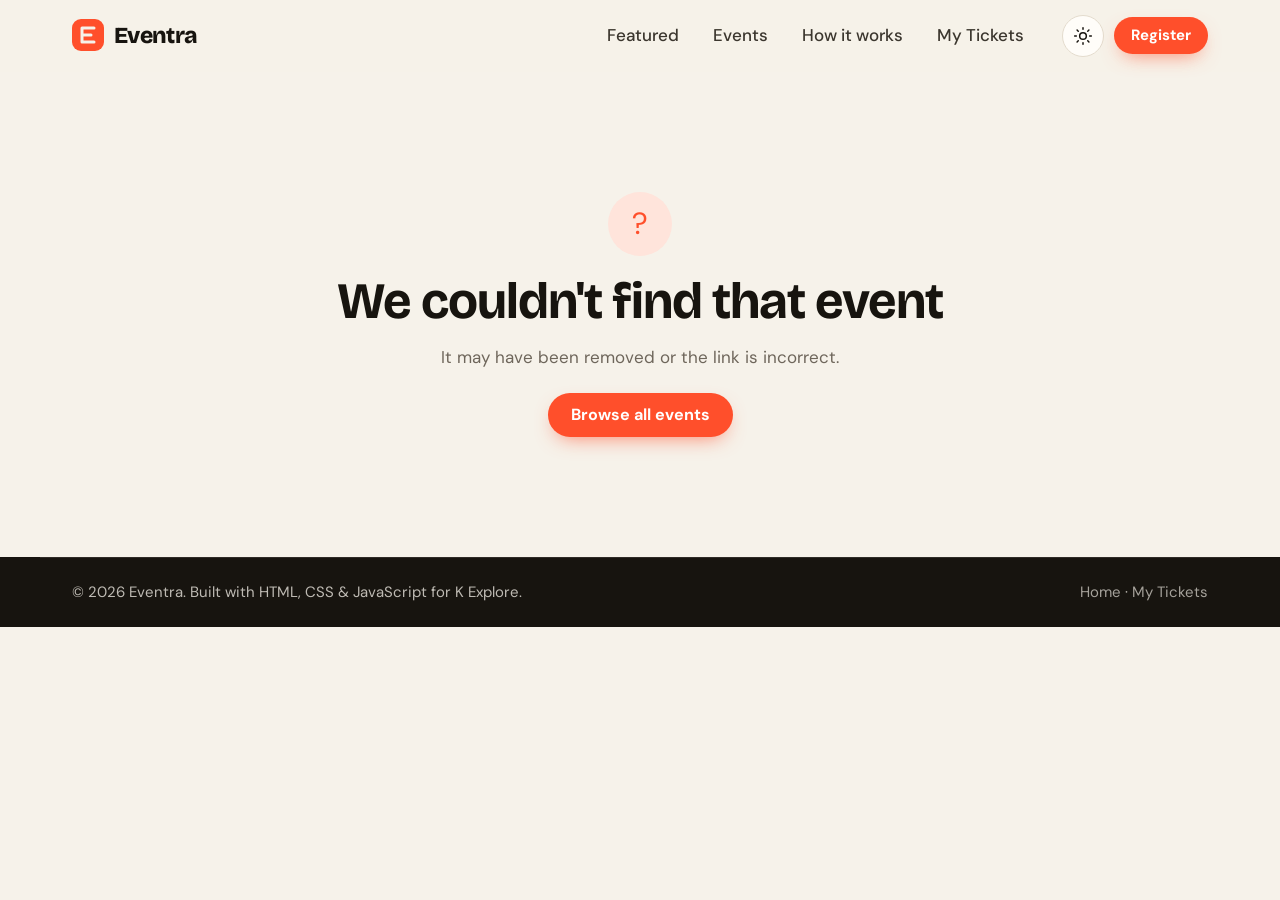
<file: event.html>
<!DOCTYPE html>
<html lang="en">
<head>
  <meta charset="UTF-8">
  <meta name="viewport" content="width=device-width, initial-scale=1.0">
  <title>Event Details — Eventra</title>
  <meta name="description" content="Event details and registration on Eventra.">
  <meta name="theme-color" content="#ff4f2b">
  <link rel="icon" href="assets/favicon.svg" type="image/svg+xml">
  <script>
    (function () {
      try {
        var t = localStorage.getItem("eventra-theme");
        if (!t) t = matchMedia("(prefers-color-scheme: dark)").matches ? "dark" : "light";
        document.documentElement.dataset.theme = t;
      } catch (e) { document.documentElement.dataset.theme = "light"; }
    })();
  </script>
  <link rel="preconnect" href="https://fonts.googleapis.com">
  <link rel="preconnect" href="https://fonts.gstatic.com" crossorigin>
  <link href="https://fonts.googleapis.com/css2?family=Bricolage+Grotesque:opsz,wght@12..96,500;12..96,700;12..96,800&family=DM+Sans:opsz,wght@9..40,400;9..40,500;9..40,700&display=swap" rel="stylesheet">
  <link rel="stylesheet" href="css/style.css">
</head>
<body>
  <a class="skip-link" href="#main">Skip to content</a>

  <header class="site-header">
    <div class="container header-inner">
      <a class="logo" href="index.html" aria-label="Eventra home">
        <svg class="logo-mark" viewBox="0 0 32 32" aria-hidden="true"><rect width="32" height="32" rx="9" fill="currentColor"/><path d="M10 9h12M10 16h9M10 23h12M10 9v14" stroke="var(--bg)" stroke-width="3" stroke-linecap="round"/></svg>
        <span>Eventra</span>
      </a>
      <nav class="site-nav" id="site-nav" aria-label="Main">
        <ul>
          <li><a href="index.html#featured">Featured</a></li>
          <li><a href="index.html#events">Events</a></li>
          <li><a href="index.html#how">How it works</a></li>
          <li><a href="tickets.html">My Tickets <span class="nav-badge" data-ticket-count hidden>0</span></a></li>
        </ul>
      </nav>
      <div class="header-actions">
        <button class="icon-btn theme-toggle" type="button" data-theme-toggle aria-pressed="false" aria-label="Switch to dark mode">
          <svg class="sun" viewBox="0 0 24 24" fill="none" stroke="currentColor" stroke-width="1.8" stroke-linecap="round" aria-hidden="true"><circle cx="12" cy="12" r="4"/><path d="M12 2v2M12 20v2M4.9 4.9l1.4 1.4M17.7 17.7l1.4 1.4M2 12h2M20 12h2M4.9 19.1l1.4-1.4M17.7 6.3l1.4-1.4"/></svg>
          <svg class="moon" viewBox="0 0 24 24" fill="none" stroke="currentColor" stroke-width="1.8" stroke-linecap="round" stroke-linejoin="round" aria-hidden="true"><path d="M20 14.5A8 8 0 0 1 9.5 4a8 8 0 1 0 10.5 10.5Z"/></svg>
        </button>
        <a class="btn btn-primary btn-sm header-cta" href="#register">Register</a>
        <button class="icon-btn nav-toggle" type="button" aria-controls="site-nav" aria-expanded="false" aria-label="Toggle menu">
          <span class="burger" aria-hidden="true"><span></span><span></span><span></span></span>
        </button>
      </div>
    </div>
  </header>

  <main id="main">
    <!-- Filled by js/event.js -->
    <div id="event-root">
      <div class="container loading-block" aria-busy="true">Loading event…</div>
    </div>

    <!-- Not-found state -->
    <section class="container not-found" id="not-found" hidden>
      <div class="empty-icon" aria-hidden="true">?</div>
      <h1>We couldn't find that event</h1>
      <p>It may have been removed or the link is incorrect.</p>
      <a class="btn btn-primary" href="index.html#events">Browse all events</a>
    </section>

    <!-- Related -->
    <section class="section" id="related-section" hidden aria-labelledby="related-title">
      <div class="container">
        <div class="section-head">
          <div>
            <p class="kicker">Keep exploring</p>
            <h2 class="section-title" id="related-title">You might also like</h2>
          </div>
          <a class="btn btn-ghost" href="index.html#events">All events →</a>
        </div>
        <div class="events-grid events-grid-3" id="related-grid"></div>
      </div>
    </section>
  </main>

  <!-- ============ SUCCESS MODAL ============ -->
  <div class="modal" id="success-modal" hidden>
    <div class="modal-backdrop" data-close></div>
    <div class="modal-dialog" role="dialog" aria-modal="true" aria-labelledby="modal-title" tabindex="-1">
      <div class="modal-check" aria-hidden="true">
        <svg viewBox="0 0 52 52"><circle cx="26" cy="26" r="24" fill="none"/><path fill="none" d="m15 27 7 7 15-16"/></svg>
      </div>
      <h2 id="modal-title">You're in!</h2>
      <p class="modal-sub" id="modal-sub"></p>
      <div class="ticket-mini" id="modal-ticket"></div>
      <div class="modal-actions">
        <a class="btn btn-primary" href="tickets.html">View my tickets</a>
        <button class="btn btn-ghost" type="button" data-close>Done</button>
      </div>
    </div>
  </div>

  <footer class="site-footer">
    <div class="container footer-bottom">
      <p>© <span data-year>2026</span> Eventra. Built with HTML, CSS &amp; JavaScript for K Explore.</p>
      <p><a href="index.html">Home</a> · <a href="tickets.html">My Tickets</a></p>
    </div>
  </footer>

  <script src="js/data.js"></script>
  <script src="js/app.js"></script>
  <script src="js/event.js"></script>
</body>
</html>
</file>
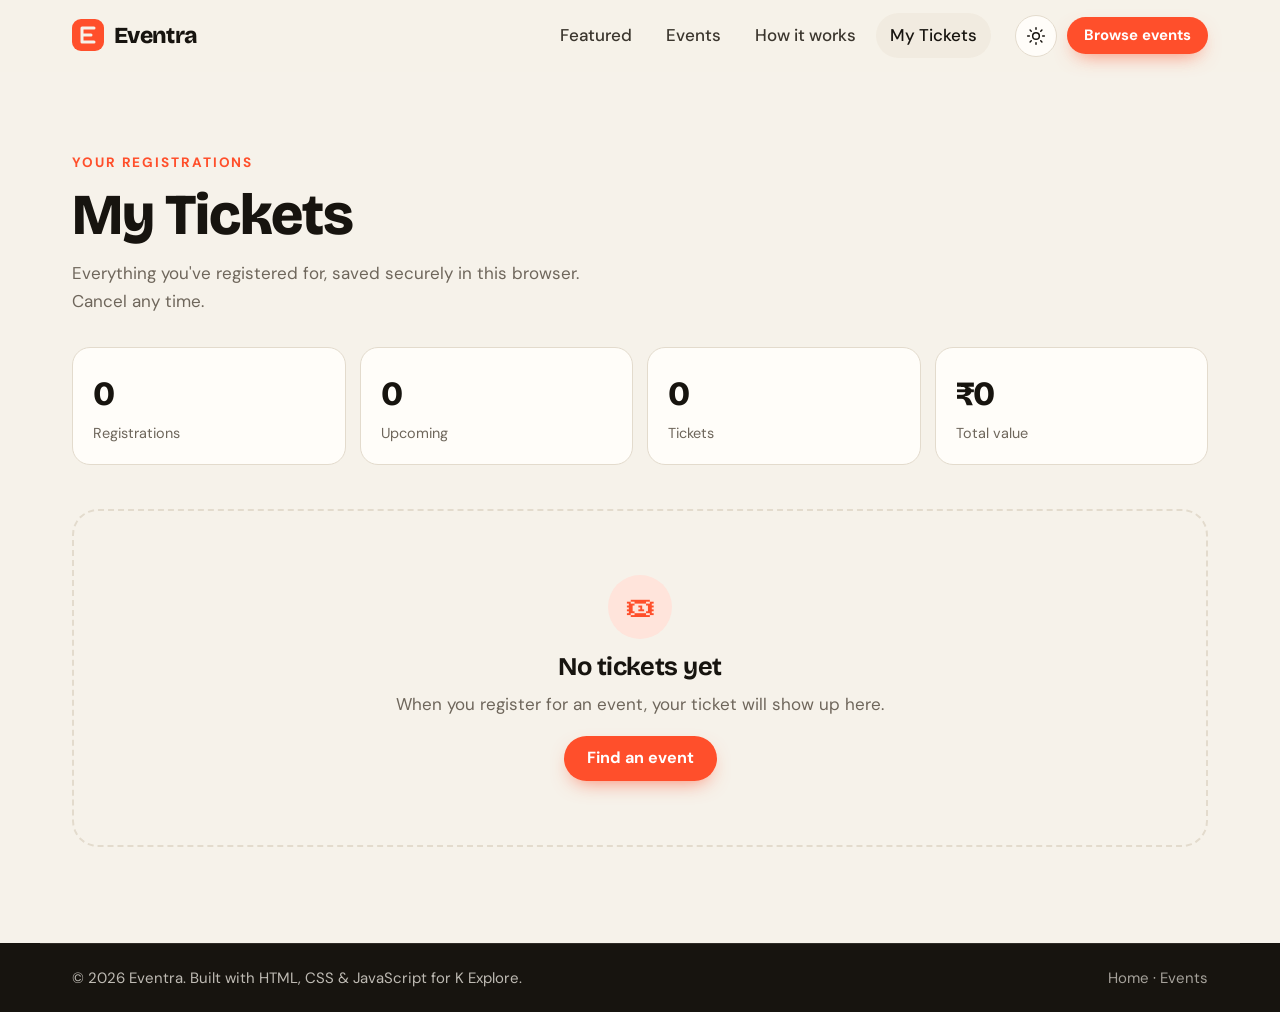
<file: tickets.html>
<!DOCTYPE html>
<html lang="en">
<head>
  <meta charset="UTF-8">
  <meta name="viewport" content="width=device-width, initial-scale=1.0">
  <title>My Tickets — Eventra</title>
  <meta name="description" content="View and manage your Eventra event registrations.">
  <meta name="theme-color" content="#ff4f2b">
  <link rel="icon" href="assets/favicon.svg" type="image/svg+xml">
  <script>
    (function () {
      try {
        var t = localStorage.getItem("eventra-theme");
        if (!t) t = matchMedia("(prefers-color-scheme: dark)").matches ? "dark" : "light";
        document.documentElement.dataset.theme = t;
      } catch (e) { document.documentElement.dataset.theme = "light"; }
    })();
  </script>
  <link rel="preconnect" href="https://fonts.googleapis.com">
  <link rel="preconnect" href="https://fonts.gstatic.com" crossorigin>
  <link href="https://fonts.googleapis.com/css2?family=Bricolage+Grotesque:opsz,wght@12..96,500;12..96,700;12..96,800&family=DM+Sans:opsz,wght@9..40,400;9..40,500;9..40,700&display=swap" rel="stylesheet">
  <link rel="stylesheet" href="css/style.css">
</head>
<body>
  <a class="skip-link" href="#main">Skip to content</a>

  <header class="site-header">
    <div class="container header-inner">
      <a class="logo" href="index.html" aria-label="Eventra home">
        <svg class="logo-mark" viewBox="0 0 32 32" aria-hidden="true"><rect width="32" height="32" rx="9" fill="currentColor"/><path d="M10 9h12M10 16h9M10 23h12M10 9v14" stroke="var(--bg)" stroke-width="3" stroke-linecap="round"/></svg>
        <span>Eventra</span>
      </a>
      <nav class="site-nav" id="site-nav" aria-label="Main">
        <ul>
          <li><a href="index.html#featured">Featured</a></li>
          <li><a href="index.html#events">Events</a></li>
          <li><a href="index.html#how">How it works</a></li>
          <li><a href="tickets.html" aria-current="page">My Tickets <span class="nav-badge" data-ticket-count hidden>0</span></a></li>
        </ul>
      </nav>
      <div class="header-actions">
        <button class="icon-btn theme-toggle" type="button" data-theme-toggle aria-pressed="false" aria-label="Switch to dark mode">
          <svg class="sun" viewBox="0 0 24 24" fill="none" stroke="currentColor" stroke-width="1.8" stroke-linecap="round" aria-hidden="true"><circle cx="12" cy="12" r="4"/><path d="M12 2v2M12 20v2M4.9 4.9l1.4 1.4M17.7 17.7l1.4 1.4M2 12h2M20 12h2M4.9 19.1l1.4-1.4M17.7 6.3l1.4-1.4"/></svg>
          <svg class="moon" viewBox="0 0 24 24" fill="none" stroke="currentColor" stroke-width="1.8" stroke-linecap="round" stroke-linejoin="round" aria-hidden="true"><path d="M20 14.5A8 8 0 0 1 9.5 4a8 8 0 1 0 10.5 10.5Z"/></svg>
        </button>
        <a class="btn btn-primary btn-sm header-cta" href="index.html#events">Browse events</a>
        <button class="icon-btn nav-toggle" type="button" aria-controls="site-nav" aria-expanded="false" aria-label="Toggle menu">
          <span class="burger" aria-hidden="true"><span></span><span></span><span></span></span>
        </button>
      </div>
    </div>
  </header>

  <main id="main">
    <section class="page-head">
      <div class="container">
        <p class="kicker">Your registrations</p>
        <h1 class="section-title">My Tickets</h1>
        <p class="section-lead">Everything you've registered for, saved securely in this browser. Cancel any time.</p>

        <dl class="ticket-stats" id="ticket-stats"></dl>
      </div>
    </section>

    <section class="section section-tight">
      <div class="container">
        <div class="tickets-toolbar" id="tickets-toolbar" hidden>
          <div class="segmented" role="group" aria-label="Show tickets">
            <button type="button" class="is-active" data-filter="upcoming" aria-pressed="true">Upcoming</button>
            <button type="button" data-filter="past" aria-pressed="false">Past</button>
            <button type="button" data-filter="all" aria-pressed="false">All</button>
          </div>
          <button type="button" class="btn btn-ghost btn-sm btn-danger-text" id="clear-all">Clear all</button>
        </div>

        <div class="tickets-list" id="tickets-list"></div>

        <div class="empty-state" id="tickets-empty" hidden>
          <div class="empty-icon" aria-hidden="true">🎟</div>
          <h2>No tickets yet</h2>
          <p id="tickets-empty-text">When you register for an event, your ticket will show up here.</p>
          <a class="btn btn-primary" href="index.html#events">Find an event</a>
        </div>
      </div>
    </section>
  </main>

  <footer class="site-footer">
    <div class="container footer-bottom">
      <p>© <span data-year>2026</span> Eventra. Built with HTML, CSS &amp; JavaScript for K Explore.</p>
      <p><a href="index.html">Home</a> · <a href="index.html#events">Events</a></p>
    </div>
  </footer>

  <script src="js/data.js"></script>
  <script src="js/app.js"></script>
  <script src="js/tickets.js"></script>
</body>
</html>
</file>
<file: css/style.css>
/* =========================================================
   Eventra — stylesheet
   1. Tokens & themes      6. Featured & cards
   2. Base & utilities     7. Toolbar, chips, empty states
   3. Buttons & pills      8. Event page & form
   4. Header & footer      9. Tickets page
   5. Hero & marquee      10. Modal, toast, animations, responsive
   ========================================================= */

/* ---------- 1. Tokens & themes ---------- */
:root {
  --bg: #f6f2ea;
  --bg-alt: #efe9dd;
  --surface: #fffdf9;
  --surface-2: #f1ebe0;
  --ink: #17140f;
  --ink-2: #3b362e;
  --muted: #6e665b;
  --line: #e3dbcd;
  --accent: #ff4f2b;
  --accent-hover: #e8411f;
  --accent-ink: #ffffff;
  --accent-soft: #ffe4db;
  --lime: #c9f26b;
  --lime-ink: #1d2a00;
  --success: #198a4a;
  --success-soft: #dcf3e4;
  --warning: #b86a00;
  --warning-soft: #fdeccc;
  --danger: #d1301f;
  --danger-soft: #fde0dc;
  --overlay: rgba(14, 12, 9, 0.55);

  --shadow-sm: 0 1px 2px rgba(23, 20, 15, 0.06), 0 2px 6px rgba(23, 20, 15, 0.04);
  --shadow-md: 0 12px 32px -12px rgba(23, 20, 15, 0.22);
  --shadow-lg: 0 30px 60px -20px rgba(23, 20, 15, 0.35);

  --radius-lg: 26px;
  --radius: 18px;
  --radius-sm: 12px;
  --font-display: "Bricolage Grotesque", "Segoe UI", system-ui, sans-serif;
  --font-body: "DM Sans", "Segoe UI", system-ui, -apple-system, sans-serif;
  --container: 1200px;
  --header-h: 72px;
  --ease: cubic-bezier(0.22, 0.7, 0.2, 1);
  color-scheme: light;
}

[data-theme="dark"] {
  --bg: #100f0d;
  --bg-alt: #161512;
  --surface: #1c1a17;
  --surface-2: #26231f;
  --ink: #f5f0e7;
  --ink-2: #d7d0c4;
  --muted: #a39b8e;
  --line: #322e29;
  --accent: #ff6b4a;
  --accent-hover: #ff8264;
  --accent-ink: #1a0a05;
  --accent-soft: #3b1e15;
  --success: #4cc77f;
  --success-soft: #12301f;
  --warning: #f0a83a;
  --warning-soft: #352510;
  --danger: #ff6b5e;
  --danger-soft: #3a1714;
  --overlay: rgba(0, 0, 0, 0.65);
  --shadow-sm: 0 1px 2px rgba(0, 0, 0, 0.4);
  --shadow-md: 0 12px 32px -12px rgba(0, 0, 0, 0.6);
  --shadow-lg: 0 30px 60px -20px rgba(0, 0, 0, 0.75);
  color-scheme: dark;
}

/* ---------- 2. Base & utilities ---------- */
*, *::before, *::after { box-sizing: border-box; }
html { font-size: 106.25%; /* 17px base — every rem-based size scales up with it */ scroll-behavior: smooth; scroll-padding-top: calc(var(--header-h) + 16px); -webkit-text-size-adjust: 100%; }
body {
  margin: 0;
  font-family: var(--font-body);
  font-size: 1rem;
  line-height: 1.65;
  color: var(--ink);
  background: var(--bg);
  -webkit-font-smoothing: antialiased;
  overflow-x: hidden;
}
img { display: block; max-width: 100%; }
a { color: inherit; }
button, input, select { font: inherit; color: inherit; }
h1, h2, h3 { font-family: var(--font-display); line-height: 1.08; margin: 0; letter-spacing: -0.02em; }
p { margin: 0; }
ul, ol { margin: 0; padding: 0; list-style: none; }
[hidden] { display: none !important; }
::selection { background: var(--accent); color: var(--accent-ink); }
:focus-visible { outline: 3px solid var(--accent); outline-offset: 3px; border-radius: 6px; }

.theme-transition, .theme-transition * { transition: background-color 0.35s var(--ease), color 0.35s var(--ease), border-color 0.35s var(--ease) !important; }

.container { width: 100%; max-width: var(--container); margin-inline: auto; padding-inline: clamp(16px, 4vw, 32px); }
.visually-hidden { position: absolute !important; width: 1px; height: 1px; padding: 0; margin: -1px; overflow: hidden; clip: rect(0 0 0 0); white-space: nowrap; border: 0; }
.skip-link { position: absolute; left: 16px; top: -60px; z-index: 100; background: var(--ink); color: var(--bg); padding: 10px 16px; border-radius: 10px; text-decoration: none; transition: top 0.2s; }
.skip-link:focus { top: 12px; }
.mono { font-family: ui-monospace, "Cascadia Mono", "SFMono-Regular", Menlo, monospace; letter-spacing: 0.04em; }
.icon { width: 18px; height: 18px; flex-shrink: 0; }

.section { padding-block: clamp(64px, 9vw, 112px); }
.section-tight { padding-block: 24px clamp(64px, 8vw, 96px); }
.section-alt { background: var(--bg-alt); }
.section-head { display: flex; justify-content: space-between; align-items: flex-end; gap: 24px; flex-wrap: wrap; margin-bottom: clamp(28px, 4vw, 44px); }
.kicker { font-size: 0.8rem; font-weight: 700; letter-spacing: 0.14em; text-transform: uppercase; color: var(--accent); margin-bottom: 10px; }
.section-title { font-size: clamp(2rem, 4.6vw, 3.4rem); font-weight: 800; }
.section-lead { max-width: 420px; color: var(--muted); }

/* ---------- 3. Buttons & pills ---------- */
.btn {
  --btn-bg: var(--surface);
  --btn-fg: var(--ink);
  display: inline-flex; align-items: center; justify-content: center; gap: 8px;
  padding: 13px 22px;
  border-radius: 999px;
  border: 1.5px solid transparent;
  background: var(--btn-bg);
  color: var(--btn-fg);
  font-weight: 700;
  font-size: 0.95rem;
  line-height: 1;
  text-decoration: none;
  cursor: pointer;
  white-space: nowrap;
  transition: transform 0.2s var(--ease), background-color 0.2s, box-shadow 0.2s, border-color 0.2s, color 0.2s;
}
.btn:hover { transform: translateY(-2px); }
.btn:active { transform: translateY(0) scale(0.98); }
.btn:disabled { opacity: 0.7; cursor: not-allowed; transform: none; }
.btn-primary { --btn-bg: var(--accent); --btn-fg: var(--accent-ink); box-shadow: 0 8px 20px -8px color-mix(in srgb, var(--accent) 70%, transparent); }
.btn-primary:hover { --btn-bg: var(--accent-hover); box-shadow: 0 12px 26px -8px color-mix(in srgb, var(--accent) 80%, transparent); }
.btn-dark { --btn-bg: var(--lime-ink); --btn-fg: var(--lime); }
.btn-ghost { --btn-bg: transparent; border-color: var(--line); }
.btn-ghost:hover { border-color: var(--ink); }
.btn-sm { padding: 10px 16px; font-size: 0.88rem; }
.btn-lg { padding: 16px 24px; font-size: 1rem; }
.btn-block { width: 100%; }
.btn-danger-text { color: var(--danger); }
.btn-danger-text.is-armed { background: var(--danger); color: #fff; border-color: var(--danger); }

.icon-btn {
  display: inline-grid; place-items: center;
  width: 42px; height: 42px;
  border-radius: 50%;
  border: 1.5px solid var(--line);
  background: var(--surface);
  cursor: pointer;
  transition: transform 0.2s var(--ease), border-color 0.2s;
}
.icon-btn:hover { border-color: var(--ink); transform: rotate(-8deg); }
.icon-btn svg { width: 20px; height: 20px; }

.pill {
  display: inline-flex; align-items: center;
  padding: 5px 12px;
  border-radius: 999px;
  background: var(--lime);
  color: var(--lime-ink);
  font-size: 0.75rem; font-weight: 700; letter-spacing: 0.04em; text-transform: uppercase;
}
.pill-soft { background: var(--surface-2); color: var(--ink-2); }

.status { font-size: 0.8rem; font-weight: 700; padding: 4px 10px; border-radius: 999px; white-space: nowrap; }
.status-open { color: var(--success); background: var(--success-soft); }
.status-few { color: var(--warning); background: var(--warning-soft); }
.status-soldout, .status-past { color: var(--muted); background: var(--surface-2); }

/* ---------- 4. Header & footer ---------- */
.site-header {
  position: sticky; top: 0; z-index: 50;
  height: var(--header-h);
  background: color-mix(in srgb, var(--bg) 82%, transparent);
  backdrop-filter: saturate(160%) blur(14px);
  -webkit-backdrop-filter: saturate(160%) blur(14px);
  border-bottom: 1px solid transparent;
  transition: border-color 0.3s, box-shadow 0.3s;
}
.site-header.is-scrolled { border-color: var(--line); box-shadow: var(--shadow-sm); }
.header-inner { height: 100%; display: flex; align-items: center; gap: 24px; }
.logo { display: inline-flex; align-items: center; gap: 10px; font-family: var(--font-display); font-weight: 800; font-size: 1.35rem; text-decoration: none; letter-spacing: -0.03em; }
.logo-mark { width: 32px; height: 32px; color: var(--accent); transition: transform 0.4s var(--ease); }
.logo:hover .logo-mark { transform: rotate(-12deg) scale(1.05); }

.site-nav { margin-left: auto; }
.site-nav ul { display: flex; gap: 6px; }
.site-nav a {
  display: inline-flex; align-items: center; gap: 6px;
  padding: 8px 14px; border-radius: 999px;
  text-decoration: none; font-weight: 500; color: var(--ink-2);
  transition: background-color 0.2s, color 0.2s;
}
.site-nav a:hover, .site-nav a[aria-current="page"] { background: var(--surface-2); color: var(--ink); }
.nav-badge { display: inline-grid; place-items: center; min-width: 20px; height: 20px; padding: 0 6px; border-radius: 999px; background: var(--accent); color: var(--accent-ink); font-size: 0.72rem; font-weight: 700; }

.header-actions { display: flex; align-items: center; gap: 10px; }
.theme-toggle .moon { display: none; }
[data-theme="dark"] .theme-toggle .sun { display: none; }
[data-theme="dark"] .theme-toggle .moon { display: block; }
.nav-toggle { display: none; }
.burger { display: grid; gap: 4px; width: 18px; }
.burger span { height: 2px; background: currentColor; border-radius: 2px; transition: transform 0.3s var(--ease), opacity 0.2s; }
.nav-toggle[aria-expanded="true"] .burger span:nth-child(1) { transform: translateY(6px) rotate(45deg); }
.nav-toggle[aria-expanded="true"] .burger span:nth-child(2) { opacity: 0; }
.nav-toggle[aria-expanded="true"] .burger span:nth-child(3) { transform: translateY(-6px) rotate(-45deg); }

.site-footer { background: var(--ink); color: var(--bg); padding-top: 64px; }
[data-theme="dark"] .site-footer { background: #0a0908; color: var(--ink); border-top: 1px solid var(--line); }
.footer-grid { display: grid; grid-template-columns: 2fr 1fr 1fr; gap: 40px; padding-bottom: 48px; }
.footer-brand p { margin-top: 14px; max-width: 300px; opacity: 0.7; }
.footer-title { font-family: var(--font-body); font-size: 0.8rem; text-transform: uppercase; letter-spacing: 0.14em; opacity: 0.6; margin-bottom: 14px; }
.footer-links { display: grid; gap: 8px; }
.footer-cats { grid-template-columns: repeat(2, max-content); column-gap: 28px; }
.footer-links a, .footer-bottom a { text-decoration: none; opacity: 0.85; transition: opacity 0.2s, color 0.2s; }
.footer-links a:hover, .footer-bottom a:hover { opacity: 1; color: var(--accent); }
.footer-bottom { display: flex; justify-content: space-between; gap: 16px; flex-wrap: wrap; padding-block: 22px; border-top: 1px solid color-mix(in srgb, currentColor 15%, transparent); font-size: 0.88rem; opacity: 0.75; }
.event-page-footer, .site-footer:has(> .footer-bottom:only-child) { padding-top: 0; }

/* ---------- 5. Hero & marquee ---------- */
.hero { position: relative; overflow: hidden; padding-block: clamp(40px, 7vw, 88px) clamp(56px, 8vw, 104px); }
.hero-bg {
  position: absolute; inset: 0; z-index: -1;
  background:
    radial-gradient(600px 400px at 85% 10%, color-mix(in srgb, var(--accent) 22%, transparent), transparent 70%),
    radial-gradient(500px 380px at 5% 90%, color-mix(in srgb, var(--lime) 35%, transparent), transparent 70%);
}
.hero-bg::after {
  content: ""; position: absolute; inset: 0;
  background-image: linear-gradient(var(--line) 1px, transparent 1px), linear-gradient(90deg, var(--line) 1px, transparent 1px);
  background-size: 56px 56px;
  mask-image: radial-gradient(ellipse at 50% 40%, #000 20%, transparent 75%);
  -webkit-mask-image: radial-gradient(ellipse at 50% 40%, #000 20%, transparent 75%);
  opacity: 0.55;
}
.hero-grid { display: grid; grid-template-columns: 1.1fr 0.9fr; gap: clamp(32px, 5vw, 72px); align-items: center; }
.eyebrow {
  display: inline-flex; align-items: center; gap: 8px;
  padding: 7px 14px 7px 12px; border-radius: 999px;
  background: var(--surface); border: 1px solid var(--line);
  font-size: 0.88rem; font-weight: 500; box-shadow: var(--shadow-sm);
  animation: rise 0.7s var(--ease) both;
}
.dot { width: 8px; height: 8px; border-radius: 50%; background: var(--success); box-shadow: 0 0 0 0 var(--success); animation: pulse 2s infinite; }
.hero-title {
  margin-top: 22px;
  font-size: clamp(2.5rem, 6vw, 4.8rem);
  font-weight: 800;
  letter-spacing: -0.04em;
  line-height: 0.98;
  animation: rise 0.8s 0.08s var(--ease) both;
}
.hero-accent { position: relative; color: var(--accent); white-space: nowrap; }
.hero-accent::after {
  content: ""; position: absolute; left: 0; right: 0; bottom: 0.02em; height: 0.14em;
  background: var(--lime); border-radius: 999px; z-index: -1;
  transform-origin: left; animation: draw 0.9s 0.6s var(--ease) both;
}
.hero-sub { margin-top: 22px; max-width: 520px; font-size: clamp(1rem, 1.4vw, 1.12rem); color: var(--muted); animation: rise 0.8s 0.16s var(--ease) both; }

.hero-search {
  margin-top: 30px; max-width: 540px;
  display: flex; align-items: center; gap: 10px;
  padding: 6px 6px 6px 18px;
  background: var(--surface); border: 1.5px solid var(--line); border-radius: 999px;
  box-shadow: var(--shadow-md);
  transition: border-color 0.2s, box-shadow 0.2s;
  animation: rise 0.8s 0.24s var(--ease) both;
}
.hero-search:focus-within { border-color: var(--accent); box-shadow: 0 0 0 4px var(--accent-soft), var(--shadow-md); }
.hero-search .icon { color: var(--muted); }
.hero-search input { flex: 1; min-width: 0; border: 0; background: transparent; outline: none; padding: 10px 0; }
.hero-search input::-webkit-search-cancel-button { display: none; }

.hero-stats { display: flex; gap: clamp(24px, 4vw, 48px); margin: 36px 0 0; animation: rise 0.8s 0.32s var(--ease) both; }
.hero-stats div { display: flex; flex-direction: column-reverse; }
.hero-stats dt { color: var(--muted); font-size: 0.85rem; }
.hero-stats dd { margin: 0; font-family: var(--font-display); font-weight: 800; font-size: clamp(1.8rem, 3vw, 2.4rem); letter-spacing: -0.03em; }

.hero-visual { position: relative; aspect-ratio: 4 / 4.4; max-width: 520px; width: 100%; justify-self: center; animation: rise 1s 0.2s var(--ease) both; }
.hero-photo { position: absolute; border-radius: var(--radius-lg); overflow: hidden; box-shadow: var(--shadow-lg); background: linear-gradient(135deg, var(--accent), #7b2ff7); }
.hero-photo img { width: 100%; height: 100%; object-fit: cover; }
.hero-photo-back { inset: 0 22% 30% 0; transform: rotate(-6deg); opacity: 0.9; animation: float 7s ease-in-out infinite; }
.hero-photo-front { inset: 20% 0 0 16%; display: block; text-decoration: none; color: #fff; transform: rotate(3deg); transition: transform 0.5s var(--ease); }
.hero-photo-front:hover { transform: rotate(0deg) scale(1.02); }
.hero-photo-front::after { content: ""; position: absolute; inset: 0; background: linear-gradient(180deg, transparent 25%, rgba(10, 8, 6, 0.88)); }
.hero-next { position: absolute; left: 0; right: 0; bottom: 0; z-index: 1; padding: clamp(18px, 3vw, 26px); }
.hero-next-label { font-size: 0.75rem; text-transform: uppercase; letter-spacing: 0.14em; font-weight: 700; color: var(--lime); }
.hero-next-title { font-size: clamp(1.3rem, 2.4vw, 1.75rem); margin-top: 6px; }
.hero-next-meta { opacity: 0.85; font-size: 0.9rem; margin-top: 4px; }
.hero-sticker {
  position: absolute; left: -4%; bottom: 6%; z-index: 2;
  width: 112px; height: 112px; display: grid; place-items: center;
  background: var(--lime); color: var(--lime-ink); border-radius: 50%;
  box-shadow: var(--shadow-md);
}
.hero-sticker svg { position: absolute; inset: 0; width: 100%; height: 100%; animation: spin 16s linear infinite; }
.hero-sticker text { font: 700 10.5px var(--font-body); letter-spacing: 0.18em; fill: currentColor; }
.hero-sticker span { font-size: 1.6rem; }

.marquee { overflow: hidden; background: var(--ink); color: var(--bg); padding-block: 18px; transform: rotate(-1.2deg); margin-inline: -2%; border-block: 1px solid var(--line); }
[data-theme="dark"] .marquee { background: var(--lime); color: var(--lime-ink); }
.marquee-track { display: flex; align-items: center; gap: 28px; width: max-content; animation: marquee 32s linear infinite; font-family: var(--font-display); font-size: clamp(1.4rem, 3vw, 2.2rem); font-weight: 800; text-transform: uppercase; letter-spacing: -0.01em; }
.marquee-track i { font-style: normal; color: var(--accent); font-size: 0.8em; }
[data-theme="dark"] .marquee-track i { color: var(--lime-ink); }

/* ---------- 6. Featured & cards ---------- */
.featured-grid { display: grid; grid-template-columns: 1.4fr 1fr; grid-template-rows: repeat(2, minmax(250px, 1fr)); gap: 20px; }
.feature-card { position: relative; border-radius: var(--radius-lg); overflow: hidden; color: #fff; min-height: 260px; background: #222; isolation: isolate; }
.feature-card-lg { grid-row: span 2; min-height: 540px; }
.feature-card img { position: absolute; inset: 0; width: 100%; height: 100%; object-fit: cover; z-index: -2; transition: transform 0.8s var(--ease); }
.feature-card::before { content: ""; position: absolute; inset: 0; z-index: -1; background: linear-gradient(180deg, rgba(0, 0, 0, 0) 15%, rgba(0, 0, 0, 0.55) 50%, rgba(0, 0, 0, 0.9)); }
.feature-card:hover img { transform: scale(1.06); }
.feature-overlay { position: absolute; inset: auto 0 0 0; padding: clamp(20px, 3vw, 32px); display: grid; gap: 10px; justify-items: start; }
.feature-card h3 { font-size: clamp(1.4rem, 2.4vw, 1.9rem); font-weight: 800; }
.feature-card-lg h3 { font-size: clamp(1.9rem, 3.6vw, 2.9rem); }
.feature-meta { display: flex; align-items: center; gap: 6px; flex-wrap: wrap; font-size: 0.9rem; opacity: 0.9; }
.feature-meta .icon { width: 16px; height: 16px; }
.feature-desc { max-width: 460px; opacity: 0.85; }
.feature-foot { display: flex; align-items: center; justify-content: space-between; width: 100%; margin-top: 6px; }
.feature-foot .price { font-family: var(--font-display); font-weight: 800; font-size: 1.3rem; }
.feature-cta { font-weight: 700; display: inline-flex; gap: 6px; padding: 9px 16px; border-radius: 999px; background: rgba(255, 255, 255, 0.16); backdrop-filter: blur(8px); transition: background-color 0.25s, color 0.25s; }
.feature-cta span { transition: transform 0.25s var(--ease); }
.feature-card:hover .feature-cta { background: #fff; color: #111; }
.feature-card:hover .feature-cta span { transform: translateX(4px); }

.card-link { position: absolute; inset: 0; z-index: 3; border-radius: inherit; }
.card-link:focus-visible { outline-offset: -3px; }

.events-grid { display: grid; grid-template-columns: repeat(auto-fill, minmax(min(100%, 290px), 1fr)); gap: 24px; }
.events-grid-3 { grid-template-columns: repeat(auto-fill, minmax(min(100%, 300px), 1fr)); }
.card {
  position: relative; display: flex; flex-direction: column;
  background: var(--surface); border: 1px solid var(--line); border-radius: var(--radius);
  overflow: hidden;
  transition: transform 0.35s var(--ease), box-shadow 0.35s var(--ease), border-color 0.35s;
}
.card:hover { transform: translateY(-6px); box-shadow: var(--shadow-md); border-color: transparent; }
.card-media { position: relative; aspect-ratio: 16 / 10; overflow: hidden; background: var(--cat-grad, linear-gradient(135deg, var(--accent), #7b2ff7)); }
.card-media img { width: 100%; height: 100%; object-fit: cover; transition: transform 0.7s var(--ease); }
.card:hover .card-media img { transform: scale(1.07); }
.pill-on-media { position: absolute; top: 14px; left: 14px; }
.date-badge {
  position: absolute; top: 12px; right: 12px;
  display: grid; justify-items: center; line-height: 1;
  padding: 8px 10px; min-width: 52px;
  background: var(--surface); color: var(--ink); border-radius: 14px; box-shadow: var(--shadow-sm);
}
.date-badge-day { font-family: var(--font-display); font-weight: 800; font-size: 1.35rem; }
.date-badge-month { font-size: 0.7rem; font-weight: 700; text-transform: uppercase; letter-spacing: 0.1em; color: var(--accent); margin-top: 3px; }
.card-body { display: flex; flex-direction: column; gap: 12px; padding: 20px; flex: 1; }
.card-title { font-size: 1.25rem; font-weight: 700; transition: color 0.2s; }
.card:hover .card-title { color: var(--accent); }
.card-meta { display: grid; gap: 6px; color: var(--muted); font-size: 0.9rem; }
.card-meta li { display: flex; align-items: flex-start; gap: 8px; }
.card-meta .icon { width: 16px; height: 16px; margin-top: 3px; }
.card-desc { color: var(--ink-2); font-size: 0.94rem; display: -webkit-box; -webkit-line-clamp: 2; -webkit-box-orient: vertical; overflow: hidden; }
.card-foot { margin-top: auto; display: flex; justify-content: space-between; align-items: center; gap: 12px; padding-top: 6px; }
.price { font-family: var(--font-display); font-weight: 800; font-size: 1.2rem; }
.meter { height: 5px; border-radius: 999px; background: var(--surface-2); overflow: hidden; }
.meter span { display: block; height: 100%; width: var(--fill); border-radius: inherit; background: linear-gradient(90deg, var(--lime), var(--accent)); transform-origin: left; animation: grow 1.2s 0.2s var(--ease) both; }
.meter-lg { height: 8px; }

/* Category-tinted fallbacks if an image fails to load */
[data-cat="Music"] { --cat-grad: linear-gradient(135deg, #ff4f2b, #a21caf); }
[data-cat="Tech"] { --cat-grad: linear-gradient(135deg, #2563eb, #06b6d4); }
[data-cat="Food"] { --cat-grad: linear-gradient(135deg, #f59e0b, #ef4444); }
[data-cat="Art"] { --cat-grad: linear-gradient(135deg, #ec4899, #8b5cf6); }
[data-cat="Sports"] { --cat-grad: linear-gradient(135deg, #16a34a, #84cc16); }
[data-cat="Wellness"] { --cat-grad: linear-gradient(135deg, #14b8a6, #a3e635); }
[data-cat="Business"] { --cat-grad: linear-gradient(135deg, #334155, #6366f1); }
img.img-failed { opacity: 0; }

/* ---------- 7. Toolbar, chips, empty states ---------- */
.toolbar { display: flex; gap: 12px; flex-wrap: wrap; }
.search-field, .select-field { position: relative; display: flex; align-items: center; }
.search-field { flex: 1 1 320px; }
.search-field .icon { position: absolute; left: 18px; color: var(--muted); pointer-events: none; }
.search-field input, .select-field select {
  width: 100%; height: 52px;
  border: 1.5px solid var(--line); border-radius: 999px;
  background: var(--surface);
  transition: border-color 0.2s, box-shadow 0.2s;
}
.search-field input { padding: 0 48px 0 48px; }
.search-field input:focus, .select-field select:focus { outline: none; border-color: var(--accent); box-shadow: 0 0 0 4px var(--accent-soft); }
.kbd { position: absolute; right: 16px; font: 600 0.75rem var(--font-body); padding: 3px 8px; border-radius: 6px; border: 1px solid var(--line); color: var(--muted); background: var(--surface-2); }
.search-field input:focus ~ .kbd, .search-field input:not(:placeholder-shown) ~ .kbd { display: none; }
.select-field { flex: 0 0 auto; }
.select-field select {
  appearance: none; -webkit-appearance: none;
  padding: 0 46px 0 20px; cursor: pointer; font-weight: 500;
  background-image: url("data:image/svg+xml,%3Csvg xmlns='http://www.w3.org/2000/svg' viewBox='0 0 24 24' fill='none' stroke='%23887f72' stroke-width='2' stroke-linecap='round'%3E%3Cpath d='m6 9 6 6 6-6'/%3E%3C/svg%3E");
  background-repeat: no-repeat; background-position: right 16px center; background-size: 18px;
}

.chips { display: flex; gap: 10px; flex-wrap: wrap; margin-top: 18px; }
.chip {
  display: inline-flex; align-items: center; gap: 8px;
  padding: 9px 16px; border-radius: 999px;
  border: 1.5px solid var(--line); background: var(--surface);
  font-weight: 500; cursor: pointer;
  transition: background-color 0.2s, border-color 0.2s, color 0.2s, transform 0.2s var(--ease);
}
.chip:hover { border-color: var(--ink); transform: translateY(-1px); }
.chip.is-active { background: var(--ink); border-color: var(--ink); color: var(--bg); }
.chip-count { font-size: 0.75rem; font-weight: 700; padding: 1px 7px; border-radius: 999px; background: var(--surface-2); color: var(--muted); }
.chip.is-active .chip-count { background: var(--accent); color: var(--accent-ink); }
.results-count { margin: 22px 0 18px; color: var(--muted); font-size: 0.92rem; }

.empty-state { text-align: center; padding: 64px 24px; border: 2px dashed var(--line); border-radius: var(--radius-lg); display: grid; justify-items: center; gap: 10px; }
.empty-state h2, .empty-state h3 { font-size: 1.5rem; }
.empty-state p { color: var(--muted); margin-bottom: 8px; }
.empty-icon { width: 64px; height: 64px; display: grid; place-items: center; font-size: 1.8rem; border-radius: 50%; background: var(--accent-soft); color: var(--accent); margin-bottom: 4px; }

.steps { display: grid; grid-template-columns: repeat(3, 1fr); gap: 20px; counter-reset: step; }
.step { position: relative; padding: 32px 28px; border-radius: var(--radius-lg); background: var(--surface); border: 1px solid var(--line); transition: transform 0.35s var(--ease), box-shadow 0.35s; overflow: hidden; }
.step:hover { transform: translateY(-4px); box-shadow: var(--shadow-md); }
.step::after { content: ""; position: absolute; right: -40px; bottom: -40px; width: 120px; height: 120px; border-radius: 50%; background: var(--lime); opacity: 0.35; transition: transform 0.5s var(--ease); }
.step:hover::after { transform: scale(1.4); }
.step-num { font-family: var(--font-display); font-weight: 800; font-size: 3rem; color: var(--accent); line-height: 1; }
.step h3 { font-size: 1.5rem; margin: 18px 0 8px; }
.step p { color: var(--muted); }
.step a { color: var(--accent); font-weight: 700; }

.cta-band { background: var(--lime); color: var(--lime-ink); padding-block: clamp(48px, 7vw, 80px); }
.cta-inner { display: flex; justify-content: space-between; align-items: center; gap: 32px; flex-wrap: wrap; }
.cta-inner h2 { font-size: clamp(2rem, 4.4vw, 3.2rem); font-weight: 800; }
.cta-inner p { margin-top: 8px; opacity: 0.8; }
.newsletter { display: flex; flex-wrap: wrap; gap: 10px; flex: 0 1 460px; }
.newsletter input { flex: 1 1 220px; height: 52px; padding: 0 20px; border-radius: 999px; border: 2px solid var(--lime-ink); background: #fff; color: #17140f; outline: none; }
.newsletter input:focus { box-shadow: 0 0 0 4px rgba(29, 42, 0, 0.2); }
.newsletter input[aria-invalid="true"] { border-color: #b3261e; }
.newsletter .btn { height: 52px; }
.newsletter-msg { flex-basis: 100%; font-size: 0.9rem; font-weight: 500; min-height: 1.4em; }
.newsletter-msg.is-error { color: #a1170b; }

/* ---------- 8. Event page & form ---------- */
.loading-block { padding-block: 120px; text-align: center; color: var(--muted); }
.not-found { text-align: center; padding-block: 120px; display: grid; justify-items: center; gap: 14px; }
.not-found h1 { font-size: clamp(2rem, 5vw, 3rem); }
.not-found p { color: var(--muted); margin-bottom: 8px; }

.event-hero { position: relative; color: #fff; min-height: clamp(380px, 56vh, 540px); display: flex; align-items: flex-end; overflow: hidden; isolation: isolate; }
.event-hero-media { position: absolute; inset: 0; z-index: -1; background: var(--cat-grad); }
.event-hero-media img { width: 100%; height: 100%; object-fit: cover; animation: zoomOut 1.6s var(--ease) both; }
.event-hero-media::after { content: ""; position: absolute; inset: 0; background: linear-gradient(180deg, rgba(0, 0, 0, 0.25), rgba(0, 0, 0, 0.1) 30%, rgba(0, 0, 0, 0.85)); }
.event-hero-inner { padding-block: 48px 44px; display: grid; justify-items: start; gap: 14px; }
.breadcrumb { display: flex; flex-wrap: wrap; gap: 8px; font-size: 0.88rem; opacity: 0.9; }
.breadcrumb a { text-decoration: none; }
.breadcrumb a:hover { text-decoration: underline; }
.breadcrumb [aria-current] { opacity: 0.75; }
.event-title { font-size: clamp(2.2rem, 6vw, 4.4rem); font-weight: 800; letter-spacing: -0.035em; max-width: 900px; animation: rise 0.8s var(--ease) both; }
.event-hero-meta { display: flex; flex-wrap: wrap; gap: 10px 24px; font-weight: 500; }
.event-hero-meta li { display: inline-flex; align-items: center; gap: 8px; }

.event-layout { display: grid; grid-template-columns: minmax(0, 1fr) 400px; gap: clamp(28px, 4vw, 56px); padding-block: 48px 24px; align-items: start; }
.event-main { display: grid; gap: 44px; }
.panel { background: var(--surface); border: 1px solid var(--line); border-radius: var(--radius-lg); padding: 26px; }
.panel-label { font-size: 0.8rem; font-weight: 700; letter-spacing: 0.14em; text-transform: uppercase; color: var(--muted); margin-bottom: 14px; }
.event-section h2 { font-size: clamp(1.6rem, 3vw, 2.1rem); margin-bottom: 16px; }
.event-section p { color: var(--ink-2); font-size: 1.05rem; }
.event-section p + p { margin-top: 14px; }
.highlights { display: grid; grid-template-columns: repeat(2, 1fr); gap: 12px; }
.highlights li { display: flex; align-items: center; gap: 12px; padding: 16px; border-radius: var(--radius-sm); background: var(--surface); border: 1px solid var(--line); font-weight: 500; }
.highlights .icon { width: 28px; height: 28px; padding: 5px; border-radius: 50%; background: var(--lime); color: var(--lime-ink); stroke-width: 2.6; }
.info-grid { display: grid; grid-template-columns: repeat(2, 1fr); gap: 12px; margin: 0; }
.info-item { display: grid; grid-template-columns: auto 1fr; column-gap: 14px; align-items: center; padding: 18px; border-radius: var(--radius-sm); background: var(--surface); border: 1px solid var(--line); }
.info-item .icon { grid-row: span 2; width: 40px; height: 40px; padding: 9px; border-radius: 12px; background: var(--accent-soft); color: var(--accent); }
.info-item dt { font-size: 0.78rem; text-transform: uppercase; letter-spacing: 0.1em; color: var(--muted); font-weight: 700; }
.info-item dd { margin: 0; font-weight: 500; }

.countdown { display: grid; grid-template-columns: repeat(4, 1fr); gap: 10px; }
.cd-unit { display: grid; justify-items: center; padding: 14px 6px; border-radius: var(--radius-sm); background: var(--surface-2); }
.cd-num { font-family: var(--font-display); font-weight: 800; font-size: clamp(1.8rem, 4vw, 2.6rem); line-height: 1; font-variant-numeric: tabular-nums; }
.cd-label { font-size: 0.72rem; text-transform: uppercase; letter-spacing: 0.12em; color: var(--muted); margin-top: 6px; font-weight: 700; }
.countdown.is-ended { opacity: 0.5; }
.countdown-sm { margin-top: 14px; gap: 6px; }
.countdown-sm .cd-unit { background: rgba(255, 255, 255, 0.14); backdrop-filter: blur(6px); padding: 8px 4px; }
.countdown-sm .cd-num { font-size: 1.35rem; color: #fff; }
.countdown-sm .cd-label { color: rgba(255, 255, 255, 0.75); font-size: 0.62rem; }
.countdown-xs { grid-template-columns: repeat(4, minmax(0, 64px)); gap: 6px; margin-top: 6px; }
.countdown-xs .cd-unit { padding: 6px 4px; }
.countdown-xs .cd-num { font-size: 1.1rem; }
.countdown-xs .cd-label { font-size: 0.58rem; margin-top: 2px; }

.event-aside { position: sticky; top: calc(var(--header-h) + 20px); }
.register-card { background: var(--surface); border: 1px solid var(--line); border-radius: var(--radius-lg); padding: 26px; box-shadow: var(--shadow-md); }
.register-head { display: flex; justify-content: space-between; align-items: flex-start; }
.register-price { font-family: var(--font-display); font-weight: 800; font-size: 2.2rem; line-height: 1; letter-spacing: -0.03em; }
.register-price-note { color: var(--muted); font-size: 0.88rem; margin-top: 6px; }
.seats { margin: 20px 0 22px; display: grid; gap: 10px; }
.seats-row { display: flex; justify-content: space-between; align-items: center; gap: 10px; font-size: 0.9rem; color: var(--muted); }
.seats-row > span:first-child { display: inline-flex; align-items: center; gap: 6px; }
.seats-row strong { color: var(--ink); }
.register-title { font-size: 1.25rem; padding-top: 20px; border-top: 1px dashed var(--line); margin-bottom: 16px; }

.form { display: grid; gap: 16px; }
.field { display: grid; gap: 6px; }
.field label { font-weight: 700; font-size: 0.9rem; }
.field input:not([type="checkbox"]), .field select {
  width: 100%; height: 48px; padding: 0 14px;
  border: 1.5px solid var(--line); border-radius: var(--radius-sm);
  background: var(--bg);
  transition: border-color 0.2s, box-shadow 0.2s, background-color 0.2s;
}
.field select {
  appearance: none; -webkit-appearance: none; padding-right: 40px; cursor: pointer; text-overflow: ellipsis;
  background-image: url("data:image/svg+xml,%3Csvg xmlns='http://www.w3.org/2000/svg' viewBox='0 0 24 24' fill='none' stroke='%23887f72' stroke-width='2' stroke-linecap='round'%3E%3Cpath d='m6 9 6 6 6-6'/%3E%3C/svg%3E");
  background-repeat: no-repeat; background-position: right 12px center; background-size: 18px;
}
.field input::placeholder { color: color-mix(in srgb, var(--muted) 75%, transparent); }
.field input:focus, .field select:focus { outline: none; border-color: var(--accent); box-shadow: 0 0 0 4px var(--accent-soft); background: var(--surface); }
.field.is-valid input, .field.is-valid select { border-color: var(--success); }
.field.has-error input, .field.has-error select { border-color: var(--danger); background: color-mix(in srgb, var(--danger-soft) 50%, var(--bg)); }
.field.has-error input:focus, .field.has-error select:focus { box-shadow: 0 0 0 4px var(--danger-soft); }
.field-hint { font-size: 0.8rem; color: var(--muted); }
.field-error { font-size: 0.82rem; color: var(--danger); font-weight: 500; min-height: 0; }
.field-error:empty { display: none; }
.field-error:not(:empty) { animation: rise 0.25s var(--ease) both; }
.field.has-error .field-hint { display: none; }

.input-prefix { position: relative; display: flex; }
.input-prefix span { position: absolute; left: 14px; top: 50%; transform: translateY(-50%); font-weight: 700; color: var(--muted); pointer-events: none; }
.input-prefix input { padding-left: 52px !important; }

.stepper { display: flex; align-items: center; gap: 8px; }
.stepper-btn { width: 44px; height: 44px; border-radius: 50%; border: 1.5px solid var(--line); background: var(--surface); font-size: 1.3rem; cursor: pointer; transition: border-color 0.2s, transform 0.15s; }
.stepper-btn:hover { border-color: var(--ink); }
.stepper-btn:active { transform: scale(0.92); }
.stepper input { width: 64px !important; text-align: center; font-weight: 700; padding: 0 !important; -moz-appearance: textfield; }
.stepper input::-webkit-outer-spin-button, .stepper input::-webkit-inner-spin-button { -webkit-appearance: none; margin: 0; }
.stepper-total { margin-left: auto; font-weight: 700; color: var(--ink-2); }

.field-check { grid-template-columns: auto 1fr; align-items: start; column-gap: 10px; }
.field-check input { width: 20px; height: 20px; margin: 2px 0 0; accent-color: var(--accent); cursor: pointer; }
.field-check label { font-weight: 400; font-size: 0.88rem; color: var(--ink-2); cursor: pointer; }
.field-check .field-error { grid-column: 1 / -1; }
.form-note { text-align: center; font-size: 0.8rem; color: var(--muted); }
.form.shake { animation: shake 0.4s; }

.btn .spinner { display: none; width: 18px; height: 18px; border-radius: 50%; border: 2.5px solid currentColor; border-right-color: transparent; animation: spin 0.7s linear infinite; }
.btn.is-loading .spinner { display: inline-block; }
.btn.is-loading .btn-label { opacity: 0.8; }

.closed-note { display: grid; gap: 10px; padding: 18px; border-radius: var(--radius-sm); background: var(--surface-2); }
.closed-note p { color: var(--muted); font-size: 0.92rem; margin-bottom: 4px; }

/* ---------- 9. Tickets page ---------- */
.page-head { padding-block: clamp(48px, 7vw, 80px) 20px; }
.page-head .section-lead { margin-top: 12px; max-width: 560px; }
.ticket-stats { display: grid; grid-template-columns: repeat(4, 1fr); gap: 14px; margin: 32px 0 0; }
.ticket-stats div { padding: 18px 20px; border-radius: var(--radius); background: var(--surface); border: 1px solid var(--line); display: flex; flex-direction: column-reverse; }
.ticket-stats dt { color: var(--muted); font-size: 0.85rem; }
.ticket-stats dd { margin: 0; font-family: var(--font-display); font-weight: 800; font-size: 2rem; letter-spacing: -0.03em; }

.tickets-toolbar { display: flex; justify-content: space-between; align-items: center; gap: 12px; margin-bottom: 20px; flex-wrap: wrap; }
.segmented { display: inline-flex; padding: 4px; border-radius: 999px; background: var(--surface-2); }
.segmented button { border: 0; background: transparent; padding: 8px 18px; border-radius: 999px; cursor: pointer; font-weight: 500; color: var(--muted); transition: background-color 0.2s, color 0.2s; }
.segmented button.is-active { background: var(--surface); color: var(--ink); box-shadow: var(--shadow-sm); font-weight: 700; }

.tickets-list { display: grid; gap: 18px; }
.ticket {
  display: grid; grid-template-columns: 200px minmax(0, 1fr) 230px;
  background: var(--surface); border: 1px solid var(--line); border-radius: var(--radius-lg);
  overflow: hidden; transition: transform 0.3s var(--ease), box-shadow 0.3s, opacity 0.28s, scale 0.28s;
}
.ticket:hover { box-shadow: var(--shadow-md); }
.ticket.is-past { opacity: 0.7; }
.ticket.is-removing { opacity: 0; scale: 0.97; }
.ticket-media { background: var(--cat-grad); }
.ticket-media img { width: 100%; height: 100%; object-fit: cover; }
.ticket-body { padding: 22px; display: grid; gap: 10px; align-content: start; }
.ticket-top { display: flex; justify-content: space-between; gap: 10px; align-items: center; }
.ticket-title { font-size: 1.4rem; }
.ticket-title a { text-decoration: none; }
.ticket-title a:hover { color: var(--accent); }
.ticket-stub { position: relative; padding: 22px; display: grid; gap: 8px; align-content: start; border-left: 2px dashed var(--line); background: var(--surface-2); }
.ticket-stub::before, .ticket-stub::after { content: ""; position: absolute; left: -13px; width: 24px; height: 24px; border-radius: 50%; background: var(--bg); border: 1px solid var(--line); }
.ticket-stub::before { top: -13px; }
.ticket-stub::after { bottom: -13px; }
.stub-row { display: flex; justify-content: space-between; gap: 8px; font-size: 0.9rem; }
.stub-row span { color: var(--muted); }
.barcode { display: flex; align-items: stretch; gap: 2px; height: 40px; margin: 8px 0 4px; }
.barcode i { width: var(--w); background: var(--ink); border-radius: 1px; }

/* ---------- 10. Modal, toast, animations, responsive ---------- */
.modal { position: fixed; inset: 0; z-index: 90; display: grid; place-items: center; padding: 20px; }
.modal-backdrop { position: absolute; inset: 0; background: var(--overlay); backdrop-filter: blur(4px); opacity: 0; transition: opacity 0.25s; }
.modal-dialog {
  position: relative; width: min(100%, 440px); max-height: calc(100dvh - 40px); overflow-y: auto;
  padding: 32px 28px 26px; border-radius: var(--radius-lg); background: var(--surface); box-shadow: var(--shadow-lg);
  text-align: center; display: grid; gap: 12px; justify-items: center;
  transform: translateY(24px) scale(0.96); opacity: 0; transition: transform 0.35s var(--ease), opacity 0.25s;
}
.modal-dialog:focus { outline: none; }
.modal.is-open .modal-backdrop { opacity: 1; }
.modal.is-open .modal-dialog { transform: none; opacity: 1; }
body.modal-open { overflow: hidden; }
.modal-check svg { width: 72px; height: 72px; }
.modal-check circle { stroke: var(--success); stroke-width: 3; stroke-dasharray: 151; stroke-dashoffset: 151; }
.modal-check path { stroke: var(--success); stroke-width: 4; stroke-linecap: round; stroke-linejoin: round; stroke-dasharray: 40; stroke-dashoffset: 40; }
.modal.is-open .modal-check circle { animation: dash 0.6s 0.1s var(--ease) forwards; }
.modal.is-open .modal-check path { animation: dash 0.4s 0.55s var(--ease) forwards; }
.modal-dialog h2 { font-size: 2rem; }
.modal-sub { color: var(--muted); }
.ticket-mini { width: 100%; display: grid; grid-template-columns: 1fr 1fr; gap: 1px; background: var(--line); border: 1px solid var(--line); border-radius: var(--radius-sm); overflow: hidden; margin: 6px 0; }
.ticket-mini div { background: var(--surface-2); padding: 12px; display: grid; gap: 2px; text-align: left; }
.ticket-mini span { font-size: 0.75rem; color: var(--muted); text-transform: uppercase; letter-spacing: 0.08em; }
.modal-actions { display: flex; gap: 10px; flex-wrap: wrap; justify-content: center; width: 100%; }
.modal-actions .btn { flex: 1 1 150px; }

.toast-region { position: fixed; bottom: calc(20px + env(safe-area-inset-bottom, 0px)); left: 50%; transform: translateX(-50%); z-index: 100; display: grid; gap: 8px; width: min(92vw, 380px); pointer-events: none; }
.toast { padding: 13px 18px; border-radius: 14px; background: var(--ink); color: var(--bg); font-weight: 500; box-shadow: var(--shadow-lg); text-align: center; transform: translateY(16px); opacity: 0; transition: transform 0.3s var(--ease), opacity 0.3s; }
.toast.is-in { transform: none; opacity: 1; }
.toast-success { background: var(--success); color: #fff; }
.toast-error { background: var(--danger); color: #fff; }

/* Scroll reveal */
.reveal { opacity: 0; transform: translateY(26px); transition: opacity 0.7s var(--ease) var(--delay, 0ms), transform 0.7s var(--ease) var(--delay, 0ms); }
.reveal.is-visible { opacity: 1; transform: none; }
.card.reveal.is-visible:hover { transform: translateY(-6px); transition-delay: 0ms; }

@keyframes rise { from { opacity: 0; transform: translateY(18px); } to { opacity: 1; transform: none; } }
@keyframes draw { from { transform: scaleX(0); } to { transform: scaleX(1); } }
@keyframes pulse { 0% { box-shadow: 0 0 0 0 color-mix(in srgb, var(--success) 60%, transparent); } 70% { box-shadow: 0 0 0 10px transparent; } 100% { box-shadow: 0 0 0 0 transparent; } }
@keyframes float { 0%, 100% { transform: rotate(-6deg) translateY(0); } 50% { transform: rotate(-4deg) translateY(-12px); } }
@keyframes spin { to { transform: rotate(360deg); } }
@keyframes marquee { to { transform: translateX(-50%); } }
@keyframes grow { from { transform: scaleX(0); } }
@keyframes zoomOut { from { transform: scale(1.12); } to { transform: scale(1); } }
@keyframes dash { to { stroke-dashoffset: 0; } }
@keyframes shake { 0%, 100% { transform: translateX(0); } 20%, 60% { transform: translateX(-6px); } 40%, 80% { transform: translateX(6px); } }

/* ---- Tablet ---- */
@media (max-width: 1024px) {
  .event-layout { grid-template-columns: minmax(0, 1fr) 360px; }
  .ticket { grid-template-columns: 160px minmax(0, 1fr) 210px; }
}

@media (max-width: 920px) {
  .hero-grid { grid-template-columns: 1fr; }
  .hero-visual { max-width: 460px; margin-top: 12px; }
  .featured-grid { grid-template-columns: 1fr 1fr; grid-template-rows: auto; }
  .feature-card-lg { grid-column: 1 / -1; grid-row: auto; min-height: 420px; }
  .event-layout { grid-template-columns: 1fr; }
  .event-aside { position: static; }
  .steps { grid-template-columns: 1fr; }
  .ticket-stats { grid-template-columns: repeat(2, 1fr); }
  .ticket { grid-template-columns: 150px minmax(0, 1fr); }
  .ticket-stub { grid-column: 1 / -1; border-left: 0; border-top: 2px dashed var(--line); grid-template-columns: repeat(3, 1fr) auto; align-items: center; column-gap: 18px; }
  .ticket-stub::before, .ticket-stub::after { top: -13px; bottom: auto; }
  .ticket-stub::before { left: -13px; }
  .ticket-stub::after { left: auto; right: -13px; }
  .stub-row { flex-direction: column; gap: 0; }
  .barcode { display: none; }
}

/* ---- Mobile nav ---- */
@media (max-width: 859px) {
  .nav-toggle { display: inline-grid; }
  .header-cta { display: none; }
  .header-actions { margin-left: auto; }
  .site-nav {
    position: fixed; inset: var(--header-h) 0 auto 0; margin: 0;
    background: var(--bg); border-bottom: 1px solid var(--line); box-shadow: var(--shadow-md);
    padding: 12px clamp(16px, 4vw, 32px) 20px;
    transform: translateY(-12px); opacity: 0; visibility: hidden;
    transition: transform 0.3s var(--ease), opacity 0.25s, visibility 0.3s;
  }
  .site-nav.is-open { transform: none; opacity: 1; visibility: visible; }
  .site-nav ul { flex-direction: column; gap: 2px; }
  .site-nav a { display: flex; padding: 14px 12px; font-size: 1.1rem; border-radius: var(--radius-sm); }
}

/* ---- Phone ---- */
@media (max-width: 600px) {
  :root { --header-h: 64px; }
  .hero-search { flex-wrap: nowrap; padding-left: 14px; }
  .hero-search .btn { padding: 12px 16px; }
  .hero-stats { justify-content: space-between; }
  .hero-sticker { width: 88px; height: 88px; left: -2%; }
  .hero-sticker text { font-size: 13px; }
  .featured-grid { grid-template-columns: 1fr; }
  .feature-card-lg { min-height: 380px; }
  .feature-card { min-height: 300px; }
  .toolbar { flex-direction: column; }
  .search-field { flex-basis: auto; }
  .chips { flex-wrap: nowrap; overflow-x: auto; scroll-snap-type: x proximity; margin-inline: calc(-1 * clamp(16px, 4vw, 32px)); padding-inline: clamp(16px, 4vw, 32px); padding-bottom: 6px; scrollbar-width: none; }
  .chips::-webkit-scrollbar { display: none; }
  .chip { flex-shrink: 0; scroll-snap-align: start; }
  .kbd { display: none; }
  .highlights, .info-grid { grid-template-columns: 1fr; }
  .register-card, .panel { padding: 20px; }
  .countdown { gap: 6px; }
  .footer-grid { grid-template-columns: 1fr 1fr; }
  .footer-brand { grid-column: 1 / -1; }
  .ticket { grid-template-columns: 1fr; }
  .ticket-media { aspect-ratio: 16 / 7; }
  .ticket-stub { grid-template-columns: repeat(3, 1fr); }
  .ticket-stub .btn { grid-column: 1 / -1; }
  .ticket-stats dd { font-size: 1.6rem; }
  .cta-inner { flex-direction: column; align-items: stretch; }
  .newsletter { flex-basis: auto; }
}

/* ---- Reduced motion ---- */
@media (prefers-reduced-motion: reduce) {
  *, *::before, *::after { animation-duration: 0.001ms !important; animation-iteration-count: 1 !important; transition-duration: 0.001ms !important; scroll-behavior: auto !important; }
  .reveal { opacity: 1; transform: none; }
}
</file>
